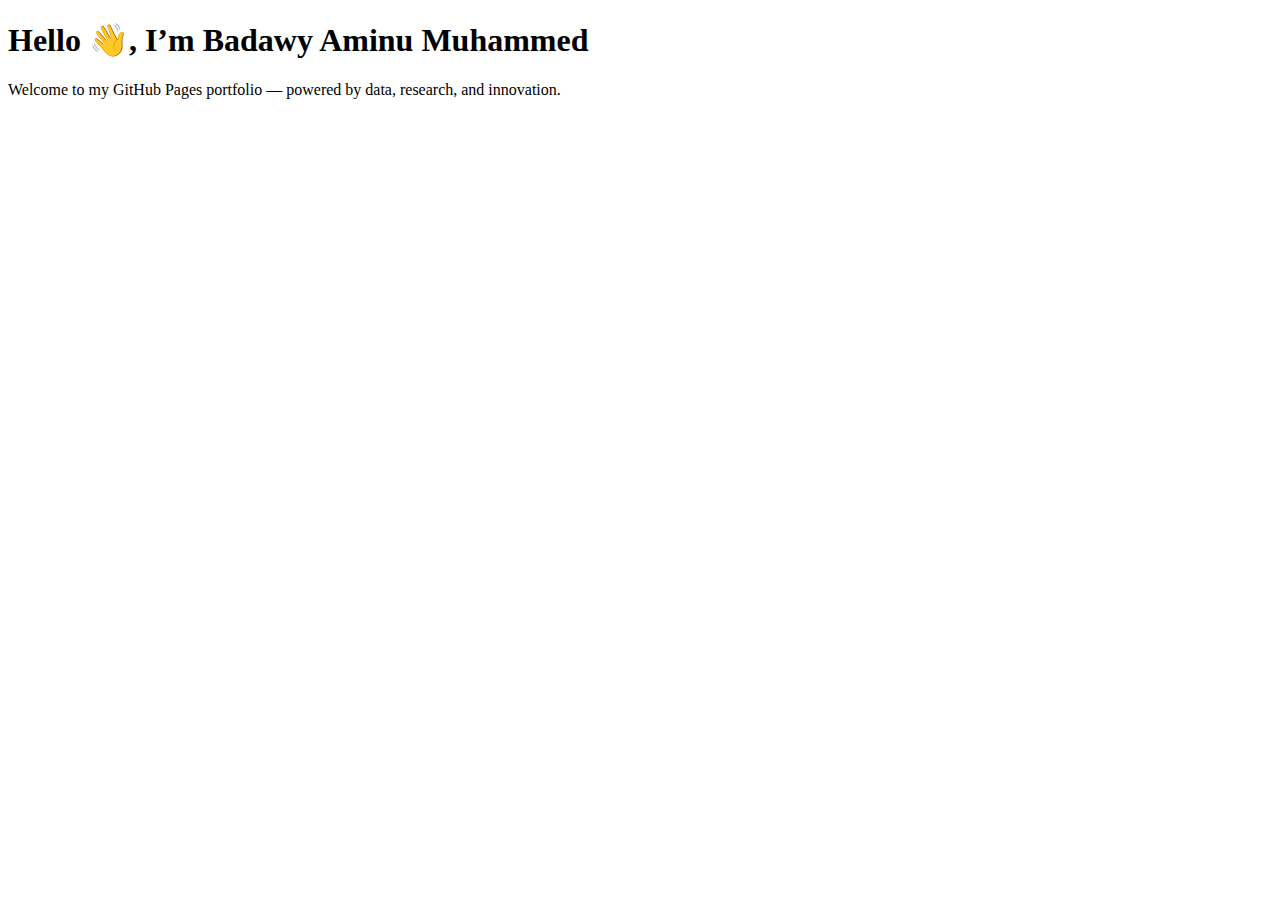
<file: Index.html>
<!DOCTYPE html>
<html lang="en">
<head>
  <meta charset="UTF-8">
  <meta name="viewport" content="width=device-width, initial-scale=1.0">
  <title>Badawy Aminu Muhammed | Data & Research Portfolio</title>
</head>
<body>
  <h1>Hello 👋, I’m Badawy Aminu Muhammed</h1>
  <p>Welcome to my GitHub Pages portfolio — powered by data, research, and innovation.</p>
</body>
</html>
</file>
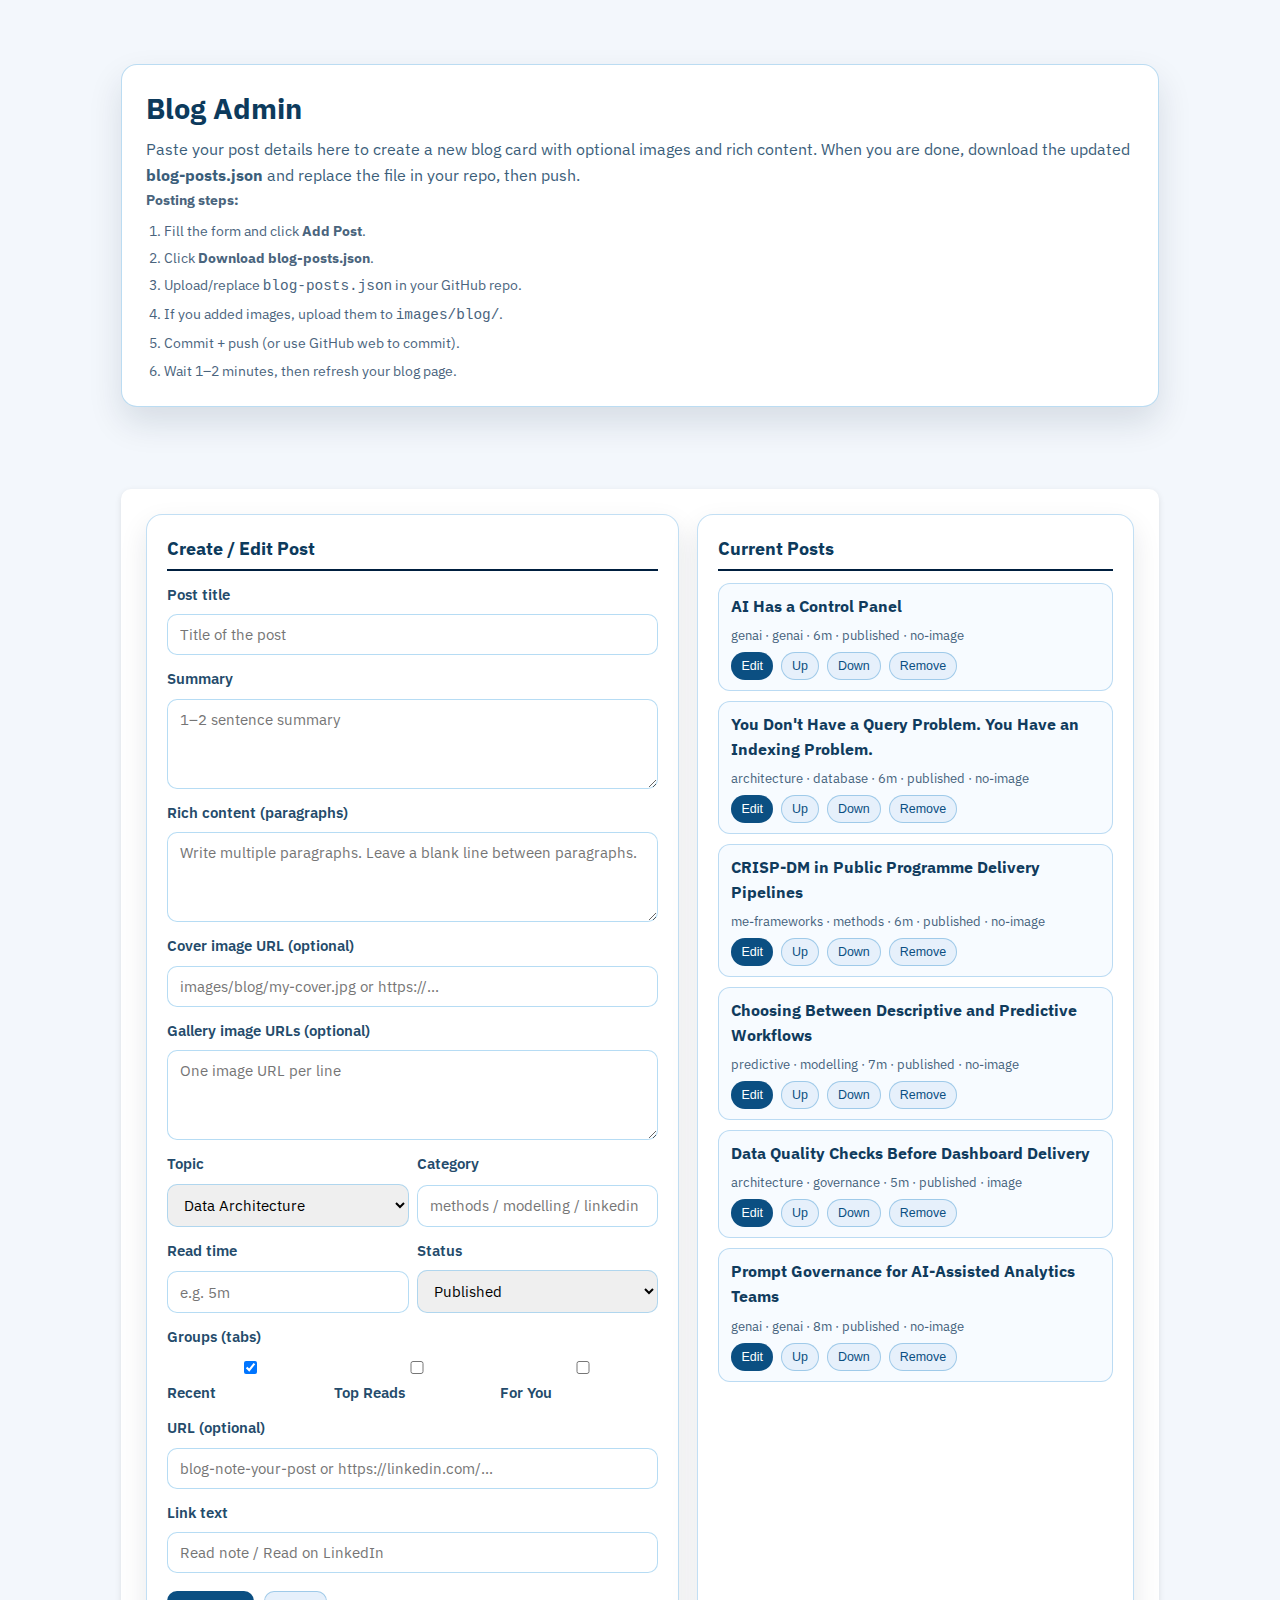
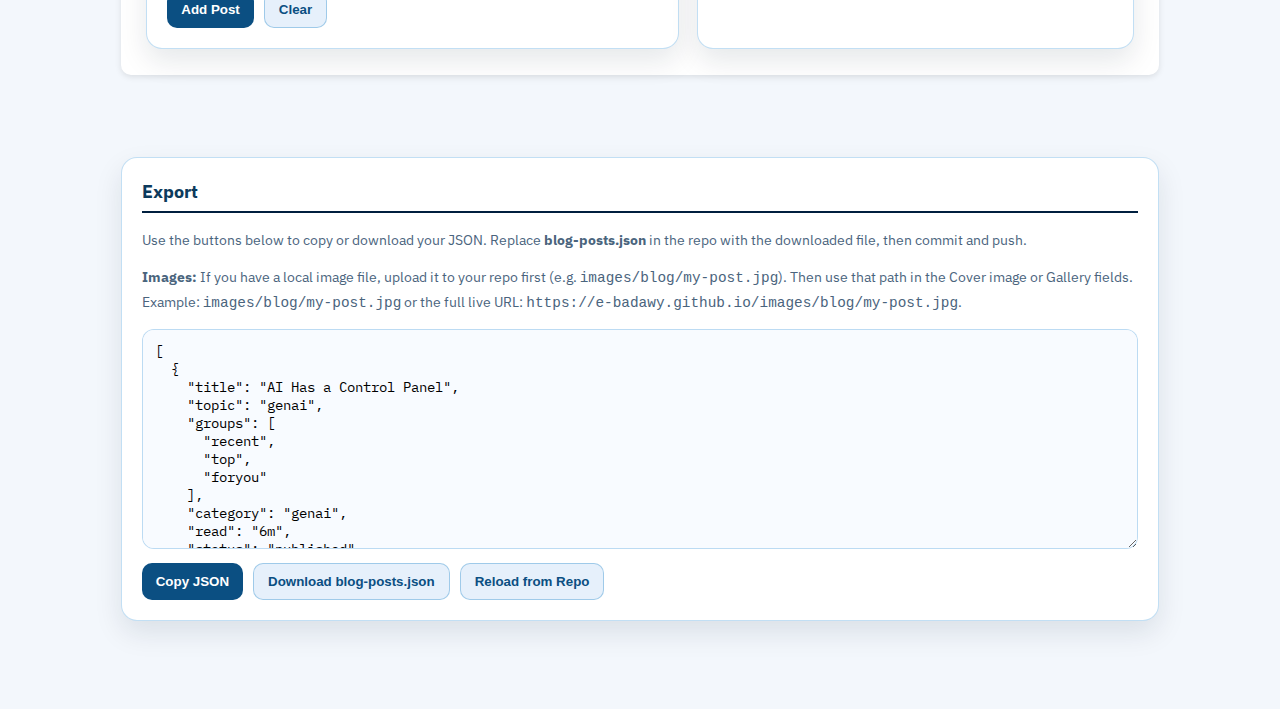
<file: blog-admin.html>
<!DOCTYPE html>
<html lang="en">
<head>
  <meta charset="UTF-8" />
  <meta name="viewport" content="width=device-width, initial-scale=1.0" />
  <title>Blog Admin | Badawi Amin Muhammed</title>
  <link rel="stylesheet" href="style.css" />
  <link rel="preconnect" href="https://fonts.googleapis.com" />
  <link rel="preconnect" href="https://fonts.gstatic.com" crossorigin />
  <link href="https://fonts.googleapis.com/css2?family=IBM+Plex+Mono:wght@400;500&family=IBM+Plex+Sans:wght@400;500;600;700&display=swap" rel="stylesheet" />
  <style>
    body.blog-admin {
      font-family: "IBM Plex Sans", "Segoe UI", sans-serif;
      background: linear-gradient(180deg, #f2f7ff 0%, #e6f0ff 100%);
      color: #12324f;
    }
    .admin-wrap {
      width: min(1100px, 92vw);
      margin: 32px auto 60px;
      display: grid;
      gap: 18px;
    }
    .admin-hero {
      background: #ffffff;
      border-radius: 16px;
      border: 1px solid rgba(120, 185, 230, 0.5);
      padding: 20px 24px;
      box-shadow: 0 16px 34px rgba(8, 36, 58, 0.12);
    }
    .admin-hero h1 {
      margin: 0 0 6px;
      font-size: 1.8rem;
      color: #0c3a5c;
    }
    .admin-hero p {
      margin: 0;
      color: #3b5e7a;
      line-height: 1.6;
    }
    .admin-grid {
      display: grid;
      grid-template-columns: minmax(0, 1.1fr) minmax(0, 0.9fr);
      gap: 18px;
    }
    .admin-card {
      background: #ffffff;
      border-radius: 16px;
      border: 1px solid rgba(120, 185, 230, 0.45);
      padding: 20px;
      box-shadow: 0 12px 28px rgba(7, 31, 53, 0.1);
    }
    .admin-card h2 {
      margin: 0 0 12px;
      font-size: 1.1rem;
      color: #0c3a5c;
    }
    .admin-form {
      display: grid;
      gap: 12px;
    }
    .admin-form label {
      font-weight: 600;
      font-size: 0.92rem;
      color: #244b6b;
    }
    .admin-form input,
    .admin-form select,
    .admin-form textarea {
      width: 100%;
      padding: 10px 12px;
      border-radius: 10px;
      border: 1px solid rgba(134, 196, 236, 0.6);
      font-size: 0.92rem;
      font-family: inherit;
    }
    .admin-form textarea {
      min-height: 90px;
      resize: vertical;
    }
    .admin-row {
      display: grid;
      gap: 8px;
    }
    .admin-inline {
      display: grid;
      grid-template-columns: repeat(auto-fit, minmax(140px, 1fr));
      gap: 8px;
    }
    .admin-actions {
      display: flex;
      flex-wrap: wrap;
      gap: 10px;
      margin-top: 6px;
    }
    .admin-actions button {
      border: none;
      border-radius: 10px;
      padding: 10px 14px;
      cursor: pointer;
      font-weight: 600;
      background: #0b4f82;
      color: #ffffff;
    }
    .admin-actions button.secondary {
      background: #e6f0fb;
      color: #0b4f82;
      border: 1px solid rgba(112, 176, 221, 0.6);
    }
    .post-list {
      display: grid;
      gap: 10px;
    }
    .post-item {
      border: 1px solid rgba(128, 188, 231, 0.5);
      border-radius: 12px;
      padding: 10px 12px;
      background: #f7fbff;
      display: grid;
      gap: 6px;
    }
    .post-item h3 {
      margin: 0;
      font-size: 0.98rem;
      color: #103b5d;
    }
    .post-meta {
      font-size: 0.82rem;
      color: #45627c;
    }
    .post-actions {
      display: flex;
      flex-wrap: wrap;
      gap: 8px;
    }
    .post-actions button {
      border: none;
      border-radius: 999px;
      padding: 6px 10px;
      font-size: 0.78rem;
      cursor: pointer;
      background: #0b4f82;
      color: #ffffff;
    }
    .post-actions button.secondary {
      background: #e6f0fb;
      color: #0b4f82;
      border: 1px solid rgba(112, 176, 221, 0.6);
    }
    .admin-json {
      width: 100%;
      min-height: 220px;
      font-family: "IBM Plex Mono", monospace;
      font-size: 0.85rem;
      padding: 12px;
      border-radius: 12px;
      border: 1px solid rgba(128, 188, 231, 0.5);
      background: #f8fbff;
    }
    .admin-note {
      font-size: 0.9rem;
      color: #4a647d;
      line-height: 1.6;
    }

    .admin-note ol {
      margin: 8px 0 0;
      padding-left: 18px;
    }

    .admin-note li {
      margin: 4px 0;
    }
    @media (max-width: 900px) {
      .admin-grid {
        grid-template-columns: 1fr;
      }
    }
  </style>
</head>
<body class="blog-admin">
  <main class="admin-wrap">
    <section class="admin-hero">
      <h1>Blog Admin</h1>
      <p>
        Paste your post details here to create a new blog card with optional images and rich content.
        When you are done, download the updated <strong>blog-posts.json</strong> and replace the file in your repo, then push.
      </p>
      <div class="admin-note">
        <strong>Posting steps:</strong>
        <ol>
          <li>Fill the form and click <strong>Add Post</strong>.</li>
          <li>Click <strong>Download blog-posts.json</strong>.</li>
          <li>Upload/replace <code>blog-posts.json</code> in your GitHub repo.</li>
          <li>If you added images, upload them to <code>images/blog/</code>.</li>
          <li>Commit + push (or use GitHub web to commit).</li>
          <li>Wait 1–2 minutes, then refresh your blog page.</li>
        </ol>
      </div>
    </section>

    <section class="admin-grid">
      <div class="admin-card">
        <h2>Create / Edit Post</h2>
        <form class="admin-form" id="blogAdminForm">
          <div class="admin-row">
            <label for="postTitle">Post title</label>
            <input id="postTitle" name="title" placeholder="Title of the post" required />
          </div>
          <div class="admin-row">
            <label for="postSummary">Summary</label>
            <textarea id="postSummary" name="summary" placeholder="1–2 sentence summary" required></textarea>
          </div>
          <div class="admin-row">
            <label for="postContent">Rich content (paragraphs)</label>
            <textarea id="postContent" name="content" placeholder="Write multiple paragraphs. Leave a blank line between paragraphs."></textarea>
          </div>
          <div class="admin-row">
            <label for="postImage">Cover image URL (optional)</label>
            <input id="postImage" name="image" placeholder="images/blog/my-cover.jpg or https://..." />
          </div>
          <div class="admin-row">
            <label for="postGallery">Gallery image URLs (optional)</label>
            <textarea id="postGallery" name="gallery" placeholder="One image URL per line"></textarea>
          </div>
          <div class="admin-inline">
            <div class="admin-row">
              <label for="postTopic">Topic</label>
              <select id="postTopic" name="topic">
                <option value="architecture">Data Architecture</option>
                <option value="me-frameworks">M and E Frameworks</option>
                <option value="predictive">Predictive Modelling</option>
                <option value="health">Health Analytics</option>
                <option value="genai">Generative AI Integration</option>
                <option value="program-intelligence">Programme Intelligence</option>
              </select>
            </div>
            <div class="admin-row">
              <label for="postCategory">Category</label>
              <input id="postCategory" name="category" placeholder="methods / modelling / linkedin" />
            </div>
          </div>
          <div class="admin-inline">
            <div class="admin-row">
              <label for="postRead">Read time</label>
              <input id="postRead" name="read" placeholder="e.g. 5m" />
            </div>
            <div class="admin-row">
              <label for="postStatus">Status</label>
              <select id="postStatus" name="status">
                <option value="published">Published</option>
                <option value="draft">Draft</option>
                <option value="planned">Planned</option>
              </select>
            </div>
          </div>
          <div class="admin-row">
            <label>Groups (tabs)</label>
            <div class="admin-inline">
              <label><input type="checkbox" name="groups" value="recent" checked /> Recent</label>
              <label><input type="checkbox" name="groups" value="top" /> Top Reads</label>
              <label><input type="checkbox" name="groups" value="foryou" /> For You</label>
            </div>
          </div>
          <div class="admin-row">
            <label for="postUrl">URL (optional)</label>
            <input id="postUrl" name="url" placeholder="blog-note-your-post or https://linkedin.com/..." />
          </div>
          <div class="admin-row">
            <label for="postLinkText">Link text</label>
            <input id="postLinkText" name="linkText" placeholder="Read note / Read on LinkedIn" />
          </div>
          <div class="admin-actions">
            <button type="submit" id="savePostBtn">Add Post</button>
            <button type="button" class="secondary" id="resetFormBtn">Clear</button>
          </div>
        </form>
      </div>

      <div class="admin-card">
        <h2>Current Posts</h2>
        <div class="post-list" id="postList"></div>
      </div>
    </section>

    <section class="admin-card">
      <h2>Export</h2>
      <p class="admin-note">
        Use the buttons below to copy or download your JSON. Replace
        <strong>blog-posts.json</strong> in the repo with the downloaded file, then commit and push.
      </p>
      <p class="admin-note">
        <strong>Images:</strong> If you have a local image file, upload it to your repo first (e.g. <code>images/blog/my-post.jpg</code>).
        Then use that path in the Cover image or Gallery fields. Example:
        <code>images/blog/my-post.jpg</code> or the full live URL:
        <code>https://e-badawy.github.io/images/blog/my-post.jpg</code>.
      </p>
      <textarea class="admin-json" id="jsonOutput" readonly></textarea>
      <div class="admin-actions">
        <button type="button" id="copyJsonBtn">Copy JSON</button>
        <button type="button" class="secondary" id="downloadJsonBtn">Download blog-posts.json</button>
        <button type="button" class="secondary" id="reloadJsonBtn">Reload from Repo</button>
      </div>
    </section>
  </main>

  <script>
    const form = document.getElementById('blogAdminForm');
    const listEl = document.getElementById('postList');
    const jsonOutput = document.getElementById('jsonOutput');
    const saveBtn = document.getElementById('savePostBtn');
    const resetBtn = document.getElementById('resetFormBtn');
    const copyBtn = document.getElementById('copyJsonBtn');
    const downloadBtn = document.getElementById('downloadJsonBtn');
    const reloadBtn = document.getElementById('reloadJsonBtn');

    let posts = [];
    let editIndex = -1;

    function normalizeGroups() {
      return Array.from(form.querySelectorAll('input[name="groups"]:checked'))
        .map((input) => input.value)
        .filter(Boolean);
    }

    function getFormData() {
      const groups = normalizeGroups();
      const content = form.content.value
        .split(/\n\s*\n/)
        .map((item) => item.trim())
        .filter(Boolean);
      const gallery = form.gallery.value
        .split(/\n+/)
        .map((item) => item.trim())
        .filter(Boolean);
      return {
        title: form.title.value.trim(),
        topic: form.topic.value,
        groups: groups.length ? groups : ['recent'],
        category: form.category.value.trim(),
        read: form.read.value.trim(),
        status: form.status.value,
        summary: form.summary.value.trim(),
        content,
        image: form.image.value.trim(),
        gallery,
        url: form.url.value.trim(),
        linkText: form.linkText.value.trim() || 'Read note'
      };
    }

    function setFormData(post) {
      form.title.value = post.title || '';
      form.summary.value = post.summary || '';
      form.content.value = Array.isArray(post.content) ? post.content.join('\n\n') : '';
      form.image.value = post.image || '';
      form.gallery.value = Array.isArray(post.gallery) ? post.gallery.join('\n') : '';
      form.topic.value = post.topic || 'architecture';
      form.category.value = post.category || '';
      form.read.value = post.read || '';
      form.status.value = post.status || 'published';
      form.url.value = post.url || '';
      form.linkText.value = post.linkText || '';
      const groups = new Set(post.groups || []);
      form.querySelectorAll('input[name="groups"]').forEach((input) => {
        input.checked = groups.has(input.value);
      });
    }

    function resetForm() {
      form.reset();
      form.linkText.value = '';
      form.category.value = '';
      form.read.value = '';
      form.content.value = '';
      form.image.value = '';
      form.gallery.value = '';
      editIndex = -1;
      saveBtn.textContent = 'Add Post';
      const recentCheckbox = form.querySelector('input[name="groups"][value="recent"]');
      if (recentCheckbox) recentCheckbox.checked = true;
    }

    function saveState() {
      localStorage.setItem('blogPostsAdmin', JSON.stringify(posts));
      jsonOutput.value = JSON.stringify(posts, null, 2);
    }

    function renderPosts() {
      listEl.innerHTML = '';
      posts.forEach((post, index) => {
        const item = document.createElement('div');
        item.className = 'post-item';

        const title = document.createElement('h3');
        title.textContent = post.title || 'Untitled';

        const meta = document.createElement('div');
        meta.className = 'post-meta';
        const imageFlag = post.image ? 'image' : 'no-image';
        meta.textContent = `${post.topic || 'topic'} · ${post.category || 'category'} · ${post.read || 'read'} · ${post.status || 'status'} · ${imageFlag}`;

        const actions = document.createElement('div');
        actions.className = 'post-actions';

        const editBtn = document.createElement('button');
        editBtn.textContent = 'Edit';
        editBtn.addEventListener('click', () => {
          editIndex = index;
          setFormData(post);
          saveBtn.textContent = 'Update Post';
        });

        const upBtn = document.createElement('button');
        upBtn.textContent = 'Up';
        upBtn.classList.add('secondary');
        upBtn.disabled = index === 0;
        upBtn.addEventListener('click', () => {
          if (index === 0) return;
          [posts[index - 1], posts[index]] = [posts[index], posts[index - 1]];
          saveState();
          renderPosts();
        });

        const downBtn = document.createElement('button');
        downBtn.textContent = 'Down';
        downBtn.classList.add('secondary');
        downBtn.disabled = index === posts.length - 1;
        downBtn.addEventListener('click', () => {
          if (index === posts.length - 1) return;
          [posts[index + 1], posts[index]] = [posts[index], posts[index + 1]];
          saveState();
          renderPosts();
        });

        const removeBtn = document.createElement('button');
        removeBtn.textContent = 'Remove';
        removeBtn.classList.add('secondary');
        removeBtn.addEventListener('click', () => {
          posts.splice(index, 1);
          saveState();
          renderPosts();
        });

        actions.append(editBtn, upBtn, downBtn, removeBtn);
        item.append(title, meta, actions);
        listEl.appendChild(item);
      });
    }

    async function loadFromRepo() {
      try {
        const res = await fetch('blog-posts.json', { cache: 'no-store' });
        if (!res.ok) throw new Error('Failed');
        const data = await res.json();
        if (!Array.isArray(data)) throw new Error('Invalid');
        posts = data;
        saveState();
        renderPosts();
      } catch (_) {
        // Keep local state if fetch fails.
      }
    }

    function loadInitial() {
      const stored = localStorage.getItem('blogPostsAdmin');
      if (stored) {
        try {
          const data = JSON.parse(stored);
          if (Array.isArray(data)) {
            posts = data;
            saveState();
            renderPosts();
            return;
          }
        } catch (_) {}
      }
      loadFromRepo();
    }

    form.addEventListener('submit', (event) => {
      event.preventDefault();
      const post = getFormData();
      if (!post.title || !post.summary) return;
      if (editIndex >= 0) {
        posts[editIndex] = post;
      } else {
        posts.unshift(post);
      }
      saveState();
      renderPosts();
      resetForm();
    });

    resetBtn.addEventListener('click', resetForm);

    copyBtn.addEventListener('click', async () => {
      try {
        await navigator.clipboard.writeText(jsonOutput.value);
        copyBtn.textContent = 'Copied!';
        setTimeout(() => (copyBtn.textContent = 'Copy JSON'), 1400);
      } catch (_) {}
    });

    downloadBtn.addEventListener('click', () => {
      const blob = new Blob([jsonOutput.value], { type: 'application/json' });
      const url = URL.createObjectURL(blob);
      const link = document.createElement('a');
      link.href = url;
      link.download = 'blog-posts.json';
      document.body.appendChild(link);
      link.click();
      link.remove();
      URL.revokeObjectURL(url);
    });

    reloadBtn.addEventListener('click', loadFromRepo);

    loadInitial();
  </script>
</body>
</html>
</file>
<file: style.css>
/* ---------- GLOBAL STYLES ---------- */
body {
  font-family: 'Segoe UI', Roboto, sans-serif;
  margin: 0;
  padding: 0;
  color: #222;
  background:
    radial-gradient(circle at 15% 10%, rgba(86, 152, 255, 0.22), transparent 28%),
    radial-gradient(circle at 85% 0%, rgba(0, 214, 201, 0.2), transparent 30%),
    linear-gradient(135deg, #e8eef8 0%, #f3f7ff 45%, #eef5ff 100%);
  line-height: 1.6;
  scroll-behavior: smooth;
  position: relative;
  overflow-x: hidden;
}

*,
*::before,
*::after {
  box-sizing: border-box;
}

body::before {
  content: "";
  position: fixed;
  inset: 0;
  pointer-events: none;
  z-index: -1;
  opacity: 0.42;
  background:
    linear-gradient(rgba(10, 42, 67, 0.09) 1px, transparent 1px),
    linear-gradient(90deg, rgba(10, 42, 67, 0.09) 1px, transparent 1px),
    radial-gradient(circle at 50% 18%, rgba(0, 70, 130, 0.2), transparent 52%);
  background-size: 38px 38px, 38px 38px, auto;
}

/* ---------- HEADER ---------- */
:root {
  --page-max-width: 1360px;
  --page-gutter: clamp(14px, 2.4vw, 36px);
}

.site-header {
  width: min(var(--page-max-width), calc(100% - (var(--page-gutter) * 2)));
  margin: 14px auto;
  padding: 1.1em 1em 1.5em;
  border-radius: 22px;
  border: 1px solid rgba(200, 233, 255, 0.45);
  background:
    radial-gradient(circle at 10% 5%, rgba(135, 219, 255, 0.22), transparent 34%),
    linear-gradient(135deg, rgba(4, 31, 52, 0.86), rgba(9, 44, 70, 0.82));
  backdrop-filter: blur(10px) saturate(140%);
  color: white;
  text-align: center;
  position: relative;
  overflow: hidden;
  box-shadow: 0 16px 40px rgba(4, 26, 43, 0.34);
}

.site-header h1,
.site-header h3,
.site-header h4,
.site-header p {
  color: #ffffff !important;
}

.site-header h1 {
  font-size: clamp(1.6rem, 2.4vw, 2.3rem) !important;
  margin: 0.45rem 0 !important;
  border: 0 !important;
  padding: 0 !important;
}

.site-header h4 {
  margin: 0.25rem 0 !important;
  font-size: 1rem !important;
}

.site-header h3 {
  margin: 0.35rem 0 0.5rem !important;
  font-size: clamp(0.95rem, 1.35vw, 1.15rem) !important;
}

.site-header::before,
.site-header::after {
  content: "";
  position: absolute;
  pointer-events: none;
}

.site-header::before {
  width: 260px;
  height: 260px;
  right: -70px;
  top: -85px;
  border-radius: 50%;
  border: 1px solid rgba(177, 233, 255, 0.28);
  box-shadow:
    0 0 0 28px rgba(177, 233, 255, 0.05),
    0 0 0 56px rgba(177, 233, 255, 0.03);
}

.site-header::after {
  left: 0;
  right: 0;
  bottom: 0;
  height: 2px;
  background: linear-gradient(90deg, transparent, rgba(177, 233, 255, 0.65), transparent);
}

.profile-pic {
  width: 140px;
  height: 140px;
  border-radius: 50%;
  margin-top: 10px;
  object-fit: cover;
  border: 3px solid #fff;
  box-shadow: 0 2px 6px rgba(0,0,0,0.2);
}

/* ===== CONSULTATION PAGE ===== */

.consultation-section {
  max-width: var(--page-max-width);
  margin: 80px auto;
  padding: 0 20px;
}

.consultation-hero {
  text-align: center;
  margin-bottom: 50px;
}

.consultation-hero h1 {
  font-size: 2.2rem;
  color: #003366;
}

.consultation-hero p {
  font-size: 1.05rem;
  color: #444;
}

.consultation-purpose {
  margin-bottom: 40px;
}

.consultation-purpose h2 {
  color: #003366;
  margin-bottom: 15px;
}

.consultation-purpose ul {
  list-style: none;
  padding-left: 0;
}

.consultation-purpose li {
  padding: 8px 0;
  position: relative;
  padding-left: 22px;
}

.consultation-purpose li::before {
  content: "✔";
  position: absolute;
  left: 0;
  color: #003366;
}

/* FORM */
.consultation-form {
  background: #ffffff;
  padding: 35px;
  border-radius: 14px;
  box-shadow: 0 12px 35px rgba(0,0,0,0.08);
}

.consultation-form h2 {
  text-align: center;
  margin-bottom: 30px;
  color: #003366;
}

.form-group {
  margin-bottom: 20px;
}

.form-group label {
  display: block;
  font-weight: 600;
  margin-bottom: 6px;
}

.form-group input,
.form-group select,
.form-group textarea {
  width: 100%;
  padding: 12px;
  border-radius: 8px;
  border: 1px solid #ccc;
  font-size: 0.95rem;
}

.form-group input:focus,
.form-group select:focus,
.form-group textarea:focus {
  outline: none;
  border-color: #003366;
}

/* Footer note */
.consultation-note {
  margin-top: 25px;
  text-align: center;
  font-size: 0.9rem;
  color: #555;
}


/* ===== SERVICES SECTION ===== */
.services-section {
  padding: 80px 20px;
  text-align: center;
  background: #f9fbff;
}

.services-section h2 {
  font-size: 2.2rem;
  margin-bottom: 10px;
}

.services-intro {
  max-width: 800px;
  margin: 0 auto 50px;
  font-size: 1.05rem;
  color: #555;
}

.services-grid {
  display: grid;
  grid-template-columns: repeat(auto-fit, minmax(260px, 1fr));
  gap: 30px;
  max-width: 100%;
  margin: auto;
}

.service-card {
  background: #ffffff;
  padding: 30px 25px;
  border-radius: 14px;
  box-shadow: 0 10px 25px rgba(0, 31, 63, 0.08);
  transition: transform 0.3s ease, box-shadow 0.3s ease;
}

.service-card:hover {
  transform: translateY(-8px);
  box-shadow: 0 18px 35px rgba(0, 31, 63, 0.15);
}

.service-card i {
  font-size: 2.2rem;
  color: #003366;
  margin-bottom: 15px;
}

.service-card h3 {
  font-size: 1.2rem;
  margin-bottom: 10px;
}

.service-card p {
  font-size: 0.95rem;
  color: #555;
  line-height: 1.6;
}


/* Top Navigation Button Bar */
.top-nav {
    width: min(var(--page-max-width), calc(100% - (var(--page-gutter) * 2)));
    display: none;
    justify-content: center;
    align-items: center;
    flex-wrap: wrap;
    gap: 0.7rem;
    padding: 12px;
    margin: 12px auto 0;
    border-radius: 18px;
    border: 1px solid rgba(177, 233, 255, 0.3);
    background: rgba(2, 25, 44, 0.34);
    backdrop-filter: blur(6px);
    box-sizing: border-box;
}

.top-nav.is-open {
    display: flex;
}

.hidden {
  display: none !important;
}

/* Force markdown-export pages to use full desktop width */
html body[for="html-export"]:not([data-presentation-mode]) .markdown-preview {
  width: min(var(--page-max-width), calc(100% - (var(--page-gutter) * 2))) !important;
  max-width: none !important;
  margin: 0 auto !important;
  left: 0 !important;
  transform: none !important;
  padding: clamp(1.2rem, 2vw, 2rem) !important;
}

html body[for="html-export"]:not([data-presentation-mode])[html-show-sidebar-toc] .markdown-preview {
  width: calc(100% - 300px) !important;
  left: 300px !important;
  transform: none !important;
  padding: clamp(1.2rem, 2vw, 2rem) !important;
}

.nav-btn {
    padding: 10px 18px;
    font-size: 15px;
    background: rgba(11, 42, 67, 0.92);
    color: white;
    text-decoration: none;
    border-radius: 30px;
    transition: 0.3s ease;
    border: 1px solid rgba(177, 233, 255, 0.25);
}

.nav-btn:hover {
    background: rgba(0, 76, 153, 0.95);
    color: white;
    border: 1px solid rgba(177, 233, 255, 0.5);
    transform: translateY(-3px);
}

.nav-btn:active {
    transform: scale(0.95);
}

.nav-toggle {
  display: inline-flex;
  width: 52px;
  height: 44px;
  margin: 12px auto 0;
  border-radius: 12px;
  border: 1px solid rgba(177, 233, 255, 0.45);
  background: rgba(8, 38, 60, 0.8);
  color: #fff;
  cursor: pointer;
  align-items: center;
  justify-content: center;
  gap: 5px;
  flex-direction: column;
}

.nav-toggle-line {
  display: block;
  width: 22px;
  height: 2px;
  border-radius: 2px;
  background: #d8f5ff;
  transition: transform 0.25s ease, opacity 0.25s ease;
}

.nav-toggle.is-open .nav-toggle-line:nth-child(1) {
  transform: translateY(7px) rotate(45deg);
}

.nav-toggle.is-open .nav-toggle-line:nth-child(2) {
  opacity: 0;
}

.nav-toggle.is-open .nav-toggle-line:nth-child(3) {
  transform: translateY(-7px) rotate(-45deg);
}


/* ---------- SECTIONS ---------- */
section {
  width: min(var(--page-max-width), calc(100% - (var(--page-gutter) * 2)));
  margin: 2em auto;
  padding: clamp(1.2em, 2vw, 1.8em);
  background: white;
  border-radius: 10px;
  box-shadow: 0 2px 6px rgba(0,0,0,0.1);
}

h2 {
  color: #001f3f;
  border-bottom: 2px solid #001f3f;
  padding-bottom: 0.3em;
}

/* ===== ABOUT SECTION ===== */
#about {
  background-color: #f9fafc;
  padding: 60px 20px;
  text-align: center;
}

#about h2 {
  color: #001f3f;
  font-size: 2em;
  margin-bottom: 25px;
  border-bottom: 3px solid #001f3f;
  display: inline-block;
  padding-bottom: 5px;
}

.about-container {
  display: flex;
  flex-wrap: wrap;
  justify-content: center;
  align-items: flex-start;
  gap: 40px;
  max-width: 100%;
  margin: 0 auto;
}

.profile-img {
  width: 100px;
  height: 150px;
  border-radius: 50%;
  object-fit: cover;
  border: 4px solid #001f3f;
  box-shadow: 0 4px 10px rgba(0, 0, 0, 0.1);
}

.about-text {
  max-width: none;
  flex: 1 1 680px;
  text-align: left;
  line-height: 1.7;
  color: #333;
  font-size: 1.05em;
}

/* ===== PROFESSIONAL SKILLS SECTION ===== */

.professional-skills {
  padding: 80px 20px;
  background-color: #f8f9fb;
  text-align: center;
  font-family: "Poppins", sans-serif;
}

.professional-skills .section-title {
  font-size: 2.2rem;
  font-weight: 700;
  color: #0a2342;
  margin-bottom: 10px;
}

.professional-skills .section-subtitle {
  font-size: 1rem;
  color: #666;
  margin-bottom: 50px;
}

.skills-grid {
  display: grid;
  grid-template-columns: repeat(auto-fit, minmax(250px, 1fr));
  gap: 30px;
}

.skill-card {
  background: #fff;
  border-radius: 16px;
  padding: 30px 20px;
  box-shadow: 0 4px 10px rgba(0, 0, 0, 0.06);
  transition: all 0.4s ease;
  opacity: 0;
  transform: translateY(40px);
}

.skill-card.visible {
  opacity: 1;
  transform: translateY(0);
  transition: all 0.8s ease;
}

.skill-card:hover {
  transform: translateY(-5px);
  box-shadow: 0 10px 18px rgba(10, 35, 66, 0.15);
}

.skill-icon {
  font-size: 2rem;
  color: #0a2342;
  margin-bottom: 15px;
}

.skill-title {
  font-size: 1.25rem;
  font-weight: 600;
  color: #0a2342;
  margin-bottom: 10px;
}

.skill-items {
  font-size: 0.95rem;
  color: #333;
  line-height: 1.5;
}

@media (max-width: 768px) {
  .professional-skills {
    padding: 60px 15px;
  }

  .skill-card {
    padding: 25px 15px;
  }

  .section-title {
    font-size: 1.8rem;
  }
}


/* ---------- RESUME BUTTON ---------- */
#resume {
  text-align: center;
}

#resume .resume-btn {
  display: inline-block;
  margin-top: 10px;
}

.resume-btn {
  background-color: #001f3f;
  color: #fff;
  padding: 0.8em 1.5em;
  border-radius: 8px;
  text-decoration: none;
  font-weight: 600;
  display: inline-block;
  margin-top: 10px;
  transition: background-color 0.3s ease;
}

.resume-btn:hover {
  background-color: #004080;
}

/* ===== CERTIFICATION SECTION ===== */
#certificates {
  background-color: #ffffff;
  padding: 70px 20px;
  text-align: center;
}

#certificates h2 {
  color: #001f3f;
  font-size: 2em;
  margin-bottom: 30px;
  border-bottom: 3px solid #001f3f;
  display: inline-block;
  padding-bottom: 5px;
}

/* Grid layout for certificates cards */
.certificates-grid {
  display: grid;
  grid-template-columns: repeat(auto-fit, minmax(280px, 1fr));
  gap: 30px;
  max-width: 100%;
  margin: 0 auto;
}

#verify-btn {
  margin: 30px auto 0 auto; /* centers the button */
  display: block;            /* makes margin auto work */
}

/* Individual project card */
.certificate-card {
  background-color: #f5f7fa;
  border-radius: 10px;
  padding: 18px;
  text-align: center;
  box-shadow: 0 4px 10px rgba(0,0,0,0.05);
  transition: transform 0.3s ease, box-shadow 0.3s ease;
}

.certificate-thumb {
  width: 100%;       /* full width of card */
  max-height: 120px; /* small/fitted height */
  object-fit: cover; /* crop to fit nicely without distortion */
  border-radius: 10px 10px 0 0; /* optional: rounded top corners */
  margin-bottom: 15px; /* spacing between thumbnail and title */
  display: block;
}

.certificate-card:hover {
  transform: translateY(-5px);
  box-shadow: 0 6px 14px rgba(0,0,0,0.1);
}

.certificate-card h3 {
  color: #001f3f;
  margin-bottom: 10px;
  font-size: 1.25em;
}

.certificate-card p {
  color: #333;
  line-height: 1.6;
  margin-bottom: 15px;
}

/* Button inside each card */
.certificate-btn {
  display: inline-block;
  background-color: #001f3f;
  color: #fff;
  padding: 0.6em 1.2em;
  border-radius: 6px;
  text-decoration: none;
  font-weight: 600;
  transition: background-color 0.3s ease;
}

.certificate-btn:hover {
  background-color: #004080;
} 

/* Hidden projects initially */
.certificate-hidden {
  display: none;
}



/* ===== PROJECTS SECTION ===== */
#projects {
  background-color: #ffffff;
  padding: 70px 20px;
  text-align: center;
}

#projects h2 {
  color: #001f3f;
  font-size: 2em;
  margin-bottom: 30px;
  border-bottom: 3px solid #001f3f;
  display: inline-block;
  padding-bottom: 5px;
}

/* Grid layout for project cards */
.projects-grid {
  display: grid;
  grid-template-columns: repeat(auto-fit, minmax(280px, 1fr));
  gap: 30px;
  max-width: 100%;
  margin: 0 auto;
}

#view-more-btn {
  margin: 30px auto 0 auto; /* centers the button */
  display: block;            /* makes margin auto work */
}

/* Individual project card */
.project-card {
  background-color: #f5f7fa;
  border-radius: 10px;
  padding: 22px;
  text-align: center;
  box-shadow: 0 4px 10px rgba(0,0,0,0.05);
  transition: transform 0.3s ease, box-shadow 0.3s ease;
}

.project-thumb {
  width: 100%;       /* full width of card */
  max-height: 120px; /* small/fitted height */
  object-fit: cover; /* crop to fit nicely without distortion */
  border-radius: 10px 10px 0 0; /* optional: rounded top corners */
  margin-bottom: 15px; /* spacing between thumbnail and title */
  display: block;
}

.project-card:hover {
  transform: translateY(-5px);
  box-shadow: 0 6px 14px rgba(0,0,0,0.1);
}

.project-card h3 {
  color: #001f3f;
  margin-bottom: 10px;
  font-size: 1.25em;
}

.project-card p {
  color: #333;
  line-height: 1.6;
  margin-bottom: 15px;
}

/* Button inside each card */
.project-btn {
  display: inline-block;
  background-color: #001f3f;
  color: #fff;
  padding: 0.6em 1.2em;
  border-radius: 6px;
  text-decoration: none;
  font-weight: 600;
  transition: background-color 0.3s ease;
}

.project-btn:hover {
  background-color: #004080;
} 

/* Hidden projects initially */
.project-hidden {
  display: none;
}

/* ---------- ANALYTICS CHART ---------- */
/* Center the analytics chart */
#analytics {
    text-align: center;
}

.chart-wrapper {
    width: 100%;
    max-width: 920px;
    margin: 0 auto;
    padding: 10px;
}

#skillsChart {
    width: 100% !important;
    height: auto !important;
}

/* Modern analytics section */
.analytics-section {
  padding: 70px 20px;
}

.analytics-head p {
  max-width: 760px;
  margin: 0.6rem auto 0;
  color: #3a4f63;
}

.analytics-kpis {
  margin-top: 28px;
  display: grid;
  grid-template-columns: repeat(4, minmax(0, 1fr));
  gap: 14px;
}

.analytics-kpi {
  padding: 16px 14px;
  border-radius: 14px;
  text-align: left;
  background: linear-gradient(155deg, rgba(255, 255, 255, 0.82), rgba(228, 241, 252, 0.65));
  border: 1px solid rgba(157, 205, 238, 0.56);
  box-shadow: 0 10px 24px rgba(8, 32, 56, 0.1);
}

.kpi-label {
  display: block;
  font-size: 0.82rem;
  letter-spacing: 0.04em;
  text-transform: uppercase;
  color: #43607a;
}

.kpi-value {
  display: block;
  margin-top: 6px;
  color: #072b48;
  font-size: 1.25rem;
  font-weight: 700;
  line-height: 1.3;
}

.analytics-panel {
  margin-top: 18px;
  padding: clamp(14px, 2.4vw, 24px);
  border-radius: 18px;
  border: 1px solid rgba(166, 213, 244, 0.58);
  background: linear-gradient(165deg, rgba(247, 253, 255, 0.78), rgba(225, 241, 253, 0.58));
  box-shadow: 0 14px 34px rgba(8, 34, 58, 0.14);
}

.analytics-panel-head {
  display: flex;
  justify-content: space-between;
  align-items: flex-end;
  gap: 12px;
  flex-wrap: wrap;
  margin-bottom: 8px;
}

.analytics-panel-head h3 {
  margin: 0;
  color: #0a2f4e;
  font-size: clamp(1.04rem, 1.8vw, 1.24rem);
}

.analytics-panel-head p {
  margin: 0;
  color: #3e607e;
  font-size: 0.93rem;
}

.analytics-panel .chart-wrapper {
  max-width: none;
  padding: 0;
  height: clamp(280px, 44vw, 360px);
}

.analytics-panel #skillsChart {
  height: 100% !important;
}

@media (max-width: 980px) {
  .analytics-kpis {
    grid-template-columns: repeat(2, minmax(0, 1fr));
  }
}

/*--------------------------------------------*/
/* CONTACT SECTION */ 
.contact-section {
    padding: 70px 20px;
    background: #f2f6fb;
    text-align: center;
}

.contact-section h2 {
    font-size: 2.4rem;
    margin-bottom: 5px;
    color: #003366; /* Theme colour */
}

.contact-tagline {
    font-size: 1.1rem;
    margin-bottom: 35px;
    color: #375a7f;
}

.contact-container {
    max-width: 100%;
    margin: 0 auto;
    display: flex;
    flex-direction: column;
    gap: 25px;
}

/* Cards */
.contact-box {
    background: white;
    padding: 28px;
    border-radius: 12px;
    box-shadow: 0 3px 10px rgba(0,0,0,0.08);
    text-align: center;
    opacity: 0;
    transform: translateY(25px);
    animation: fadeInUp 0.9s ease forwards;
}

/* Animation */
@keyframes fadeInUp {
    from { opacity: 0; transform: translateY(25px); }
    to { opacity: 1; transform: translateY(0); }
}

/* Form */
.contact-box form input,
.contact-box form textarea {
    width: 100%;
    padding: 12px;
    margin-bottom: 12px;
    border: 1px solid #b8c5d6;
    border-radius: 6px;
    font-size: 1rem;
}

.contact-box form button {
    width: 100%;
    padding: 12px;
    background: #003366;
    color: white;
    font-size: 1rem;
    border: none;
    border-radius: 6px;
    cursor: pointer;
}

.contact-box form button:hover {
    background: #01264d;
}

/* Links */
.contact-box a {
    color: #003366;
    text-decoration: none;
    font-weight: 500;
}

.contact-box a:hover {
    text-decoration: underline;
}

.skill-icon,
.contact-item i,
.social-links a i {
    font-size: 1.9rem;
    color: #004a99; /* brighter navy blue */
    transition: 0.3s ease;
}

.skill-icon:hover,
.social-links a i:hover {
    color: #007bff;
    text-shadow: 0 0 12px rgba(0, 123, 255, 0.6);
    transform: scale(1.15);
}

.contact-item:hover {
    transform: translateY(-5px);
    box-shadow:
        0 12px 25px rgba(0, 51, 102, 0.18),
        0 0 18px rgba(0, 123, 255, 0.35);
    transition: 0.35s ease;
    border: 1px solid rgba(0, 123, 255, 0.35);
}


/* Social links */
.social-links {
    display: flex;
    justify-content: center;
    gap: 22px;
}

.social-links a {
    font-size: 1.9rem;
    color: #375a7f;          /* normal colour */
    transition: transform 0.25s ease, color 0.25s ease, text-shadow 0.25s ease;
}
.social-links a:hover {
    color: #003366;          /* deeper blue on hover */
}

.social-links a:hover {
    transform: scale(1.15);
}


@keyframes softPulse {
    0%, 100% { transform: scale(1); }
    50% { transform: scale(1.08); }
}

.skill-icon,
.contact-item i,
.social-links a i {
    animation: softPulse 3.5s ease-in-out infinite;
}

/*--------------------------------------------*/
/* Global icon colour */
.contact-box i,
.social-links a i,
.contact-box h3 i,
.contact-box p i {
    color: #0056b3 !important; /* navy blue theme */
    transition: 0.3s ease-in-out;
}

/* Glow + lift hover effect */
.contact-box:hover,
.social-links a i:hover,
.contact-box i:hover {
    transform: translateY(-5px);
    text-shadow: 0 0 12px rgba(0, 119, 255, 0.7),
                 0 0 20px rgba(0, 119, 255, 0.5);
}

/* Pulse animation */
@keyframes iconPulse {
    0% { transform: scale(1); }
    50% { transform: scale(1.12); }
    100% { transform: scale(1); }
}

/* Apply pulse to all icons */
.contact-box i,
.social-links a i {
    animation: iconPulse 2.5s infinite ease-in-out;
}

/* Contact cards animation */
.contact-box {
    opacity: 0;
    transform: translateY(20px);
    transition: all 0.6s ease-out;
}

/* Triggered when visible */
.contact-box.fade-in {
    opacity: 1;
    transform: translateY(0);
}

/* Contact cards animation */
.contact-box {
    opacity: 0;
    transform: translateY(20px);
    transition: all 0.6s ease-out;
}

/* Triggered when visible */
.contact-box.fade-in {
    opacity: 1;
    transform: translateY(0);
}


/* RESPONSIVENESS FIX */ 
@media (max-width: 768px) { 
.contact-container { 
grid-template-columns: 1fr;  /* Stack vertically */ 
text-align: center; 
} 
  
.contact-info { 
align-items: center; /* Fix alignment on mobile */ 
} 
} 

/* ---------- FADE-IN EFFECT ---------- */ 
.fade-hidden { 
  opacity: 0; 
  transform: translateY(30px); 
  transition: all 0.6s ease-out;
} 

.visible { 
  opacity: 1; 
  transform: translateY(0);
} 

/* ---------- RESPONSIVENESS ---------- */ 

@media (max-width: 768px) { 
  .site-header { 
    padding: 1.5em 1em; 
  } 
  
  .profile-pic { 
    width: 110px; 
    height: 110px; 
  } 
  
  nav a { 
  display: inline-block; 
  margin: 0.5em;
  } 
  
  section { 
    margin: 1em; 
    padding: 1em; 
  } 
  
  .projects-grid { 
    grid-template-columns: 1fr;
  } }

@media (max-width: 900px) {
  .top-nav {
    width: min(340px, 95%);
    margin: 12px auto 0;
    border-radius: 16px;
    justify-content: center;
    align-items: stretch;
    flex-direction: column;
    background: rgba(2, 25, 44, 0.6);
  }

  .nav-btn {
    border-radius: 12px;
    text-align: center;
  }
}

/* ---------- FOOTER ---------- */ 
.site-footer { 
  width: 100%; 
  text-align: center; 
  padding: 15px 0; 
  background-color: #001f3f; 
  color: white; 
  font-size: 0.9rem; 
  margin-top: 40px;
}

/* ===== SERVICES CTA ===== */
.services-cta {
  margin-top: 60px;
  text-align: center;
}

.cta-text {
  font-size: 1.1rem;
  margin-bottom: 25px;
  color: #333;
}

.cta-buttons {
  display: flex;
  flex-wrap: wrap;
  justify-content: center;
  gap: 15px;
}

.cta-btn {
  display: inline-flex;
  align-items: center;
  gap: 8px;
  padding: 14px 22px;
  font-size: 0.95rem;
  font-weight: 600;
  border-radius: 30px;
  text-decoration: none;
  transition: all 0.3s ease;
}

/* Primary (Calendly) */
.cta-btn.primary {
  background: #003366;
  color: #fff;
}

.cta-btn.primary:hover {
  background: #0056a6;
  box-shadow: 0 10px 25px rgba(0, 51, 102, 0.3);
}

/* Secondary (Topmate) */
.cta-btn.secondary {
  background: #eef4ff;
  color: #003366;
}

.cta-btn.secondary:hover {
  background: #dbe7ff;
  box-shadow: 0 10px 25px rgba(0, 51, 102, 0.2);
}

/* Outline (Internal page) */
.cta-btn.outline {
  border: 2px solid #003366;
  color: #003366;
  background: transparent;
}

.cta-btn.outline:hover {
  background: #003366;
  color: #fff;
}

/* ===== CONSULTATION PAGE ===== */

.consultation-section {
  max-width: var(--page-max-width);
  margin: 80px auto;
  padding: 0 20px;
}

.consultation-header {
  background-color: #0b2a4a;
  color: #ffffff;
}

.consultation-header {
  padding: 3rem 1.5rem;
  border-radius: 0 0 24px 24px;
}

.consultation-hero {
  text-align: center;
  margin-bottom: 50px;
}

.consultation-hero h1 {
  font-size: 2.2rem;
  color: #ffffff;
}

.consultation-hero p {
  font-size: 1.05rem;
  color: #ffffff;
}

.consultation-purpose {
  margin-bottom: 40px;
}

.consultation-purpose h2 {
  color: #003366;
  margin-bottom: 15px;
}

.consultation-purpose ul {
  list-style: none;
  padding-left: 0;
}

.consultation-purpose li {
  padding: 8px 0;
  position: relative;
  padding-left: 22px;
}

.consultation-purpose li::before {
  content: "✔";
  position: absolute;
  left: 0;
  color: #003366;
}

/* FORM */
.consultation-form {
  background: #ffffff;
  padding: 35px;
  border-radius: 14px;
  box-shadow: 0 12px 35px rgba(0,0,0,0.08);
}

.consultation-form h2 {
  text-align: center;
  margin-bottom: 30px;
  color: #003366;
}

.form-group {
  margin-bottom: 20px;
}

.form-group label {
  display: block;
  font-weight: 600;
  margin-bottom: 6px;
}

.form-group input,
.form-group select,
.form-group textarea {
  width: 100%;
  padding: 12px;
  border-radius: 8px;
  border: 1px solid #ccc;
  font-size: 0.95rem;
}

.form-group input:focus,
.form-group select:focus,
.form-group textarea:focus {
  outline: none;
  border-color: #003366;
}

/* Footer note */
.consultation-note {
  margin-top: 25px;
  text-align: center;
  font-size: 0.9rem;
  color: #555;
}

.pricing-grid {
  display: grid;
  grid-template-columns: repeat(auto-fit, minmax(240px, 1fr));
  gap: 20px;
  margin-bottom: 50px;
}

.pricing-card {
  padding: 25px;
  border-radius: 14px;
  background: #f9fbff;
  text-align: center;
  box-shadow: 0 10px 30px rgba(0,0,0,0.07);
}

.pricing-card.highlight {
  border: 2px solid #2f80ed;
}

.price {
  font-size: 1.8rem;
  color: #2f80ed;
  margin: 10px 0;
}

.cta-btn {
  transition: all 0.3s ease;
}

.cta-btn.loading {
  opacity: 0.6;
  pointer-events: none;
}

.back-home {
  display: inline-block;
  margin-bottom: 30px;
  color: #2f80ed;
  font-weight: 600;
  text-decoration: none;
}

/* ===== GLASS HUD THEME UPGRADE ===== */
:root {
  --glass-surface: linear-gradient(165deg, rgba(255, 255, 255, 0.72), rgba(235, 246, 255, 0.48));
  --glass-border: rgba(170, 214, 244, 0.62);
  --glass-shadow:
    0 18px 38px rgba(8, 32, 56, 0.16),
    inset 0 1px 0 rgba(255, 255, 255, 0.72);
  --glass-shadow-hover:
    0 24px 48px rgba(8, 32, 56, 0.24),
    inset 0 1px 0 rgba(255, 255, 255, 0.78);
  --hud-accent: rgba(26, 109, 175, 0.34);
}

body {
  background:
    radial-gradient(circle at 16% 9%, rgba(149, 205, 245, 0.38), transparent 34%),
    radial-gradient(circle at 88% 5%, rgba(133, 173, 223, 0.32), transparent 30%),
    radial-gradient(circle at 76% 88%, rgba(170, 202, 229, 0.26), transparent 36%),
    linear-gradient(140deg, #dbe6f1 0%, #eef4fb 40%, #e4edf7 100%);
}

body::before {
  opacity: 0.36;
  background:
    linear-gradient(rgba(18, 61, 93, 0.13) 1px, transparent 1px),
    linear-gradient(90deg, rgba(18, 61, 93, 0.13) 1px, transparent 1px),
    radial-gradient(circle at 25% 12%, rgba(58, 132, 192, 0.22), transparent 48%);
  background-size: 34px 34px, 34px 34px, auto;
}

body::after {
  content:
    "01011001 10011010 01100101 11100011 00110110 10101100 01101010 10011001\A"
    "00101110 10010101 11100010 01011100 10100110 00111001 11001010 01011001\A"
    "11100001 00110111 01001101 10010100 01101011 11001001 00110101 10100010\A"
    "01010011 11001010 00110010 10101101 01001110 11100100 00110110 10011011";
  position: fixed;
  inset: -15% -10%;
  z-index: -1;
  pointer-events: none;
  white-space: pre;
  font-family: Consolas, "Lucida Console", monospace;
  font-size: clamp(0.58rem, 1.1vw, 0.9rem);
  font-weight: 600;
  letter-spacing: 0.38em;
  line-height: 2.3;
  color: rgba(8, 72, 125, 0.18);
  mix-blend-mode: soft-light;
  filter: blur(0.2px);
  animation: hudDataDrift 24s linear infinite;
}

@keyframes hudDataDrift {
  0% {
    transform: translate3d(-2.5%, -6%, 0) skewY(-2deg);
    opacity: 0.12;
  }
  50% {
    transform: translate3d(2.5%, 5%, 0) skewY(1.5deg);
    opacity: 0.28;
  }
  100% {
    transform: translate3d(-2.5%, -6%, 0) skewY(-2deg);
    opacity: 0.12;
  }
}

/* Unified glass cards */
.service-card,
.skill-card,
.certificate-card,
.project-card,
.contact-box,
.pricing-card,
.consultation-form {
  border: 1px solid var(--glass-border) !important;
  border-radius: 16px !important;
  background: var(--glass-surface) !important;
  backdrop-filter: blur(10px) saturate(125%);
  box-shadow: var(--glass-shadow) !important;
  transition: transform 0.28s ease, box-shadow 0.28s ease, border-color 0.28s ease;
}

.service-card:hover,
.skill-card:hover,
.certificate-card:hover,
.project-card:hover,
.contact-box:hover,
.pricing-card:hover,
.consultation-form:hover {
  transform: translateY(-6px);
  border-color: rgba(111, 184, 238, 0.75) !important;
  box-shadow: var(--glass-shadow-hover) !important;
}

/* Action buttons with compact "card button" appearance */
.project-btn,
.certificate-btn,
.cta-btn,
#view-more-btn,
#verify-btn,
.consultation-form button,
.contact-box form button {
  border: 1px solid rgba(134, 184, 223, 0.7) !important;
  border-radius: 12px !important;
  background: linear-gradient(160deg, rgba(0, 54, 95, 0.94), rgba(8, 86, 144, 0.9)) !important;
  color: #ffffff !important;
  box-shadow:
    0 10px 20px rgba(4, 43, 74, 0.26),
    inset 0 1px 0 rgba(210, 239, 255, 0.42);
  transition: transform 0.2s ease, filter 0.2s ease, box-shadow 0.2s ease;
}

.project-btn:hover,
.certificate-btn:hover,
.cta-btn:hover,
#view-more-btn:hover,
#verify-btn:hover,
.consultation-form button:hover,
.contact-box form button:hover {
  transform: translateY(-2px);
  filter: brightness(1.07);
  box-shadow:
    0 14px 26px rgba(4, 43, 74, 0.34),
    inset 0 1px 0 rgba(210, 239, 255, 0.52);
}

.project-btn:active,
.certificate-btn:active,
.cta-btn:active,
#view-more-btn:active,
#verify-btn:active,
.consultation-form button:active,
.contact-box form button:active {
  transform: translateY(0);
}

.site-header,
.top-nav {
  border-color: rgba(181, 222, 247, 0.56);
  box-shadow:
    0 16px 38px rgba(6, 36, 58, 0.26),
    inset 0 1px 0 rgba(197, 231, 252, 0.2);
}

/* ===== SOLUTIONS + TESTIMONIALS ===== */
.solutions-section,
.testimonials-section {
  padding: 70px 20px;
  text-align: center;
  background: rgba(238, 245, 255, 0.6);
}

.solutions-section h2,
.testimonials-section h2 {
  color: #001f3f;
  font-size: 2em;
  margin-bottom: 14px;
  border-bottom: 3px solid #001f3f;
  display: inline-block;
  padding-bottom: 5px;
}

.solutions-intro,
.testimonials-intro {
  max-width: 850px;
  margin: 0 auto 34px;
  color: #3a4c5f;
}

.solutions-grid,
.testimonials-grid {
  display: grid;
  grid-template-columns: repeat(auto-fit, minmax(260px, 1fr));
  gap: 22px;
  max-width: 100%;
  margin: 0 auto;
}

.solution-card,
.testimonial-card {
  text-align: left;
  padding: 24px;
  border-radius: 16px;
  background: rgba(255, 255, 255, 0.68);
  border: 1px solid rgba(160, 210, 240, 0.5);
  box-shadow:
    0 12px 28px rgba(10, 33, 56, 0.13),
    inset 0 1px 0 rgba(255, 255, 255, 0.66);
}

.solution-card h4,
.testimonial-card h4 {
  margin: 8px 0 10px;
  color: #072c4a;
}

.solution-card p,
.testimonial-card p {
  margin: 0;
  color: #2c4158;
}

.solution-icon-wrap {
  width: 48px;
  height: 48px;
  border-radius: 12px;
  display: inline-flex;
  align-items: center;
  justify-content: center;
  color: #0b4f82;
  font-size: 1.2rem;
  background: linear-gradient(165deg, rgba(220, 240, 255, 0.92), rgba(181, 218, 242, 0.72));
  border: 1px solid rgba(117, 183, 228, 0.6);
  margin-bottom: 10px;
}

.solution-btn {
  margin-top: 16px;
}

.testimonial-quote {
  font-style: italic;
  line-height: 1.8;
}

.testimonial-meta {
  margin-top: 14px !important;
  font-weight: 600;
  font-size: 0.94rem;
  color: #0c3556 !important;
}

@media (prefers-reduced-motion: reduce) {
  body::after {
    animation: none;
  }
}

/* ===== MOBILE FIT + TAP TARGETS ===== */
@media (max-width: 768px) {
  :root {
    --page-gutter: 12px;
  }

  .site-header,
  .top-nav,
  .consultation-section {
    width: min(var(--page-max-width), calc(100% - (var(--page-gutter) * 2))) !important;
    margin-left: auto !important;
    margin-right: auto !important;
  }

  section,
  #projects,
  #certificates,
  .services-section,
  .contact-section,
  .solutions-section,
  .testimonials-section {
    padding-left: var(--page-gutter) !important;
    padding-right: var(--page-gutter) !important;
  }

  .projects-grid,
  .certificates-grid,
  .services-grid,
  .skills-grid,
  .pricing-grid,
  .solutions-grid,
  .testimonials-grid {
    grid-template-columns: repeat(2, minmax(0, 1fr)) !important;
    gap: 12px !important;
  }

  .project-card,
  .certificate-card,
  .service-card,
  .pricing-card,
  .contact-box,
  .solution-card,
  .testimonial-card {
    width: 100%;
  }

  .nav-btn,
  .project-btn,
  .certificate-btn,
  .cta-btn,
  button {
    min-height: 44px;
    display: inline-flex;
    align-items: center;
    justify-content: center;
  }

  body {
    overflow-x: hidden;
  }
}

/* ===== MOTION VISIBILITY FIX ===== */
body {
  isolation: isolate;
}

body::before {
  z-index: 0;
  opacity: 0.5;
  background:
    linear-gradient(rgba(17, 66, 102, 0.16) 1px, transparent 1px),
    linear-gradient(90deg, rgba(17, 66, 102, 0.16) 1px, transparent 1px),
    repeating-linear-gradient(120deg, transparent 0 22px, rgba(40, 128, 184, 0.14) 22px 24px, transparent 24px 44px),
    radial-gradient(circle at 22% 12%, rgba(63, 142, 201, 0.25), transparent 52%);
  background-size: 34px 34px, 34px 34px, 220px 220px, auto;
  animation: hudGridPan 28s linear infinite;
}

body::after {
  z-index: 0;
  color: rgba(6, 74, 128, 0.34);
  mix-blend-mode: normal;
  text-shadow: 0 0 10px rgba(83, 173, 238, 0.2);
  animation: hudDataDrift 16s linear infinite, hudDataPulse 4.2s ease-in-out infinite;
}

@keyframes hudGridPan {
  0% {
    background-position: 0 0, 0 0, 0 0, 0 0;
  }
  100% {
    background-position: 34px 34px, 34px 34px, 260px 180px, 0 0;
  }
}

@keyframes hudDataPulse {
  0%, 100% {
    opacity: 0.22;
  }
  50% {
    opacity: 0.4;
  }
}

.site-header,
.top-nav,
section,
.site-footer {
  position: relative;
  z-index: 1;
}

#about,
#resume,
.professional-skills,
.services-section,
#certificates,
#projects,
#analytics,
.solutions-section,
.testimonials-section,
.contact-section {
  background: rgba(246, 251, 255, 0.62) !important;
  backdrop-filter: blur(3px);
}

@media (prefers-reduced-motion: reduce) {
  body::before,
  body::after {
    animation: none;
  }
}

/* ===== MOBILE TROUBLESHOOT FINAL ===== */
@media (max-width: 768px) {
  html,
  body {
    max-width: 100%;
    overflow-x: hidden;
  }

  .site-header,
  .top-nav,
  section {
    width: min(var(--page-max-width), calc(100% - (var(--page-gutter) * 2))) !important;
    margin-left: auto !important;
    margin-right: auto !important;
  }

  section {
    margin-top: 12px !important;
    margin-bottom: 12px !important;
    padding: 1rem !important;
  }

  .about-container {
    flex-direction: column;
    gap: 18px !important;
    align-items: center !important;
  }

  .about-text {
    flex: 1 1 auto;
    width: 100%;
    font-size: 0.98rem;
    line-height: 1.62;
  }

  .top-nav .nav-btn {
    display: inline-flex;
    width: 100%;
    justify-content: center;
  }

  .cta-buttons {
    flex-direction: column;
    align-items: stretch;
  }

  .cta-buttons .cta-btn {
    width: 100%;
    justify-content: center;
  }

  .analytics-kpis {
    grid-template-columns: repeat(2, minmax(0, 1fr)) !important;
  }

  .analytics-panel {
    padding: 14px;
  }

  .analytics-panel .chart-wrapper {
    height: 250px;
  }

  html body[for="html-export"]:not([data-presentation-mode]) pre {
    max-width: 100%;
    overflow-x: auto;
  }
}

/* ===== MOBILE STABILITY PATCH ===== */
@media (max-width: 900px) {
  /* Prevent markdown-export pages from being shifted off-screen by sidebar layout. */
  html body[for="html-export"]:not([data-presentation-mode])[html-show-sidebar-toc] .md-sidebar-toc,
  html body[for="html-export"]:not([data-presentation-mode])[html-show-sidebar-toc] #sidebar-toc-btn {
    display: none !important;
  }

  html body[for="html-export"]:not([data-presentation-mode]) .markdown-preview,
  html body[for="html-export"]:not([data-presentation-mode])[html-show-sidebar-toc] .markdown-preview {
    width: calc(100% - 16px) !important;
    max-width: none !important;
    left: 0 !important;
    transform: none !important;
    margin: 8px auto !important;
    padding: 12px !important;
  }
}

@media (max-width: 768px) {
  /* Reduce rendering stress on mobile browsers to avoid jitter/flicker. */
  body::before,
  body::after {
    content: none !important;
    display: none !important;
    animation: none !important;
  }

  .site-header,
  .top-nav,
  section,
  .service-card,
  .skill-card,
  .project-card,
  .certificate-card,
  .solution-card,
  .testimonial-card,
  .contact-box,
  .analytics-panel,
  .analytics-kpi {
    -webkit-backdrop-filter: none !important;
    backdrop-filter: none !important;
  }

  .skill-icon,
  .contact-item i,
  .social-links a i,
  .contact-box i {
    animation: none !important;
  }

  .top-nav {
    width: calc(100% - 16px) !important;
    max-width: none !important;
  }
}

/* ===== GLASS MATRIX RAIN (DESKTOP/TABLET) ===== */
@media (min-width: 769px) {
  body {
    background:
      radial-gradient(circle at 14% 8%, rgba(154, 216, 248, 0.42), transparent 36%),
      radial-gradient(circle at 88% 4%, rgba(132, 196, 234, 0.36), transparent 34%),
      radial-gradient(circle at 82% 88%, rgba(171, 211, 236, 0.28), transparent 40%),
      linear-gradient(150deg, #dfe9f4 0%, #edf4fb 44%, #e3edf8 100%);
  }

  body::before {
    content: "";
    position: fixed;
    inset: -12% -8%;
    z-index: 0;
    pointer-events: none;
    opacity: 0.56;
    background:
      linear-gradient(rgba(21, 74, 110, 0.14) 1px, transparent 1px),
      linear-gradient(90deg, rgba(21, 74, 110, 0.14) 1px, transparent 1px),
      radial-gradient(circle at 20% 12%, rgba(82, 160, 216, 0.28), transparent 55%),
      linear-gradient(160deg, rgba(255, 255, 255, 0.5), rgba(214, 233, 248, 0.2));
    background-size: 34px 34px, 34px 34px, auto, auto;
    animation: glassFieldPulse 10s ease-in-out infinite, glassFieldPan 28s linear infinite;
  }

  body::after {
    content: "";
    position: fixed;
    inset: -16% -8%;
    z-index: 0;
    pointer-events: none;
    opacity: 0.34;
    background-image:
      url("data:image/svg+xml,%3Csvg xmlns='http://www.w3.org/2000/svg' width='128' height='420' viewBox='0 0 128 420'%3E%3Cg fill='%23056ea8' fill-opacity='0.62' font-family='Consolas,monospace' font-size='16'%3E%3Ctext x='12' y='24'%3E010110%3C/text%3E%3Ctext x='22' y='56'%3E101001%3C/text%3E%3Ctext x='10' y='88'%3E001101%3C/text%3E%3Ctext x='24' y='120'%3E110010%3C/text%3E%3Ctext x='14' y='152'%3E010011%3C/text%3E%3Ctext x='26' y='184'%3E111000%3C/text%3E%3Ctext x='9' y='216'%3E001011%3C/text%3E%3Ctext x='23' y='248'%3E101110%3C/text%3E%3Ctext x='11' y='280'%3E011001%3C/text%3E%3Ctext x='24' y='312'%3E110101%3C/text%3E%3Ctext x='13' y='344'%3E001110%3C/text%3E%3Ctext x='22' y='376'%3E101011%3C/text%3E%3Ctext x='10' y='408'%3E010101%3C/text%3E%3C/g%3E%3C/svg%3E"),
      url("data:image/svg+xml,%3Csvg xmlns='http://www.w3.org/2000/svg' width='164' height='520' viewBox='0 0 164 520'%3E%3Cg fill='%23005f95' fill-opacity='0.42' font-family='Consolas,monospace' font-size='17'%3E%3Ctext x='28' y='26'%3E101100%3C/text%3E%3Ctext x='40' y='62'%3E010011%3C/text%3E%3Ctext x='26' y='98'%3E110101%3C/text%3E%3Ctext x='42' y='134'%3E001110%3C/text%3E%3Ctext x='27' y='170'%3E101010%3C/text%3E%3Ctext x='41' y='206'%3E011001%3C/text%3E%3Ctext x='26' y='242'%3E111100%3C/text%3E%3Ctext x='40' y='278'%3E000111%3C/text%3E%3Ctext x='28' y='314'%3E101001%3C/text%3E%3Ctext x='41' y='350'%3E011110%3C/text%3E%3Ctext x='26' y='386'%3E110010%3C/text%3E%3Ctext x='42' y='422'%3E001101%3C/text%3E%3Ctext x='28' y='458'%3E100011%3C/text%3E%3Ctext x='40' y='494'%3E010110%3C/text%3E%3C/g%3E%3C/svg%3E");
    background-repeat: repeat;
    background-size: 128px 420px, 164px 520px;
    background-position: 0 -420px, 74px -520px;
    filter: drop-shadow(0 0 10px rgba(85, 179, 239, 0.22));
    mix-blend-mode: multiply;
    animation: matrixRainFall 13s linear infinite, matrixRainSway 7s ease-in-out infinite;
  }
}

@keyframes glassFieldPan {
  0% {
    background-position: 0 0, 0 0, 0 0, 0 0;
  }
  100% {
    background-position: 34px 34px, 34px 34px, 18px 10px, 0 0;
  }
}

@keyframes glassFieldPulse {
  0%, 100% {
    opacity: 0.5;
  }
  50% {
    opacity: 0.62;
  }
}

@keyframes matrixRainFall {
  0% {
    background-position: 0 -420px, 74px -520px;
  }
  100% {
    background-position: 0 420px, 74px 520px;
  }
}

@keyframes matrixRainSway {
  0%, 100% {
    transform: translateX(-6px);
  }
  50% {
    transform: translateX(6px);
  }
}

/* ===== MOBILE DESKTOP PARITY + LIGHT VARIANT ===== */
@media (max-width: 768px) {
  /* Keep mobile layout visually aligned with desktop composition. */
  .site-header,
  .top-nav,
  section {
    width: min(var(--page-max-width), calc(100% - (var(--page-gutter) * 2))) !important;
    margin: 2em auto !important;
    padding: clamp(1.2em, 2vw, 1.8em) !important;
  }

  .top-nav {
    display: none;
    flex-direction: row !important;
    flex-wrap: wrap !important;
    justify-content: center !important;
    align-items: center !important;
    gap: 0.7rem !important;
    width: min(var(--page-max-width), calc(100% - (var(--page-gutter) * 2))) !important;
    max-width: none !important;
    margin: 12px auto 0 !important;
    border-radius: 18px !important;
  }

  .top-nav.is-open {
    display: flex !important;
  }

  .top-nav .nav-btn {
    display: inline-flex !important;
    width: auto !important;
    justify-content: center !important;
  }

  .about-container {
    flex-direction: row !important;
    flex-wrap: wrap !important;
    align-items: flex-start !important;
    gap: 40px !important;
  }

  .about-text {
    flex: 1 1 680px !important;
    width: auto !important;
    font-size: 1.05em !important;
    line-height: 1.7 !important;
  }

  .cta-buttons {
    flex-direction: row !important;
    flex-wrap: wrap !important;
    justify-content: center !important;
    align-items: center !important;
  }

  .cta-buttons .cta-btn {
    width: auto !important;
  }

  .projects-grid,
  .certificates-grid,
  .services-grid,
  .skills-grid,
  .pricing-grid,
  .solutions-grid,
  .testimonials-grid {
    grid-template-columns: repeat(auto-fit, minmax(240px, 1fr)) !important;
    gap: 20px !important;
  }

  .analytics-kpis {
    grid-template-columns: repeat(auto-fit, minmax(180px, 1fr)) !important;
    gap: 14px !important;
  }

  .analytics-panel .chart-wrapper {
    height: clamp(260px, 44vw, 340px) !important;
  }

  /* Re-enable a lighter mobile-only glass + falling numbers variant. */
  body {
    background:
      radial-gradient(circle at 12% 6%, rgba(165, 220, 248, 0.32), transparent 38%),
      radial-gradient(circle at 86% 4%, rgba(142, 201, 236, 0.28), transparent 34%),
      linear-gradient(152deg, #e3edf7 0%, #edf4fb 48%, #e7f0fa 100%) !important;
  }

  body::before {
    content: "" !important;
    display: block !important;
    position: fixed;
    inset: -8%;
    z-index: 0;
    pointer-events: none;
    opacity: 0.3;
    background:
      linear-gradient(rgba(23, 81, 120, 0.12) 1px, transparent 1px),
      linear-gradient(90deg, rgba(23, 81, 120, 0.12) 1px, transparent 1px);
    background-size: 28px 28px, 28px 28px;
    animation: glassFieldPan 36s linear infinite !important;
  }

  body::after {
    content: "" !important;
    display: block !important;
    position: fixed;
    inset: -12% -6%;
    z-index: 0;
    pointer-events: none;
    opacity: 0.2;
    background-image: url("data:image/svg+xml,%3Csvg xmlns='http://www.w3.org/2000/svg' width='120' height='360' viewBox='0 0 120 360'%3E%3Cg fill='%23036ea7' fill-opacity='0.45' font-family='Consolas,monospace' font-size='14'%3E%3Ctext x='14' y='22'%3E0101%3C/text%3E%3Ctext x='20' y='50'%3E1010%3C/text%3E%3Ctext x='12' y='78'%3E0011%3C/text%3E%3Ctext x='21' y='106'%3E1100%3C/text%3E%3Ctext x='13' y='134'%3E0110%3C/text%3E%3Ctext x='22' y='162'%3E1001%3C/text%3E%3Ctext x='12' y='190'%3E0101%3C/text%3E%3Ctext x='21' y='218'%3E1110%3C/text%3E%3Ctext x='13' y='246'%3E0010%3C/text%3E%3Ctext x='22' y='274'%3E1011%3C/text%3E%3Ctext x='12' y='302'%3E0111%3C/text%3E%3Ctext x='20' y='330'%3E1000%3C/text%3E%3Ctext x='14' y='358'%3E0101%3C/text%3E%3C/g%3E%3C/svg%3E") !important;
    background-repeat: repeat !important;
    background-size: 120px 360px !important;
    background-position: 0 -360px !important;
    filter: drop-shadow(0 0 6px rgba(90, 180, 236, 0.16));
    mix-blend-mode: multiply;
    animation: matrixRainFall 18s linear infinite !important;
  }
}

/* ===== STATIC THEME FOR LINKED/PROJECT PAGES ===== */
body:not(.home-page) {
  background: #f3f7fc !important;
  isolation: auto !important;
}

body:not(.home-page)::before,
body:not(.home-page)::after {
  content: none !important;
  display: none !important;
  animation: none !important;
}

body:not(.home-page) section,
body:not(.home-page) .consultation-section,
body:not(.home-page) .consultation-form,
body:not(.home-page) .pricing-card,
body:not(.home-page) .project-card,
body:not(.home-page) .certificate-card,
body:not(.home-page) .service-card,
body:not(.home-page) .skill-card,
body:not(.home-page) .solution-card,
body:not(.home-page) .testimonial-card,
body:not(.home-page) .contact-box,
body:not(.home-page) .analytics-panel,
body:not(.home-page) .analytics-kpi {
  background: #ffffff !important;
  -webkit-backdrop-filter: none !important;
  backdrop-filter: none !important;
}

body:not(.home-page) .site-header {
  background: linear-gradient(135deg, #062b49, #0b3b62) !important;
  border: 1px solid rgba(179, 223, 251, 0.42) !important;
  color: #ffffff !important;
  -webkit-backdrop-filter: none !important;
  backdrop-filter: none !important;
}

body:not(.home-page) .site-header h1,
body:not(.home-page) .site-header h3,
body:not(.home-page) .site-header h4,
body:not(.home-page) .site-header p {
  color: #ffffff !important;
}

body:not(.home-page) .top-nav {
  background: #0a3558 !important;
  border: 1px solid rgba(173, 217, 245, 0.42) !important;
  -webkit-backdrop-filter: none !important;
  backdrop-filter: none !important;
}

body:not(.home-page) .nav-btn {
  background: #0c436f !important;
  color: #ffffff !important;
  border: 1px solid rgba(173, 217, 245, 0.36) !important;
}

body:not(.home-page) a,
body:not(.home-page) .project-btn,
body:not(.home-page) .certificate-btn,
body:not(.home-page) .cta-btn {
  transition: none !important;
}

body:not(.home-page) .nav-btn:hover,
body:not(.home-page) .project-btn:hover,
body:not(.home-page) .certificate-btn:hover,
body:not(.home-page) .cta-btn:hover {
  color: #ffffff !important;
  transform: none !important;
}

body:not(.home-page) .nav-btn:hover {
  background: #0f4f83 !important;
}

/* ===== HOME PAGE OPAQUE CONTENT (MOTION IN BACKGROUND ONLY) ===== */
body.home-page .site-header,
body.home-page .top-nav {
  -webkit-backdrop-filter: none !important;
  backdrop-filter: none !important;
}

body.home-page section,
body.home-page #about,
body.home-page #resume,
body.home-page .professional-skills,
body.home-page .services-section,
body.home-page #certificates,
body.home-page #projects,
body.home-page #analytics,
body.home-page .solutions-section,
body.home-page .testimonials-section,
body.home-page .contact-section {
  background: #ffffff !important;
  -webkit-backdrop-filter: none !important;
  backdrop-filter: none !important;
}

body.home-page .service-card,
body.home-page .skill-card,
body.home-page .certificate-card,
body.home-page .project-card,
body.home-page .contact-box,
body.home-page .pricing-card,
body.home-page .consultation-form,
body.home-page .solution-card,
body.home-page .testimonial-card,
body.home-page .analytics-panel,
body.home-page .analytics-kpi {
  background: #ffffff !important;
  -webkit-backdrop-filter: none !important;
  backdrop-filter: none !important;
}
</file>
